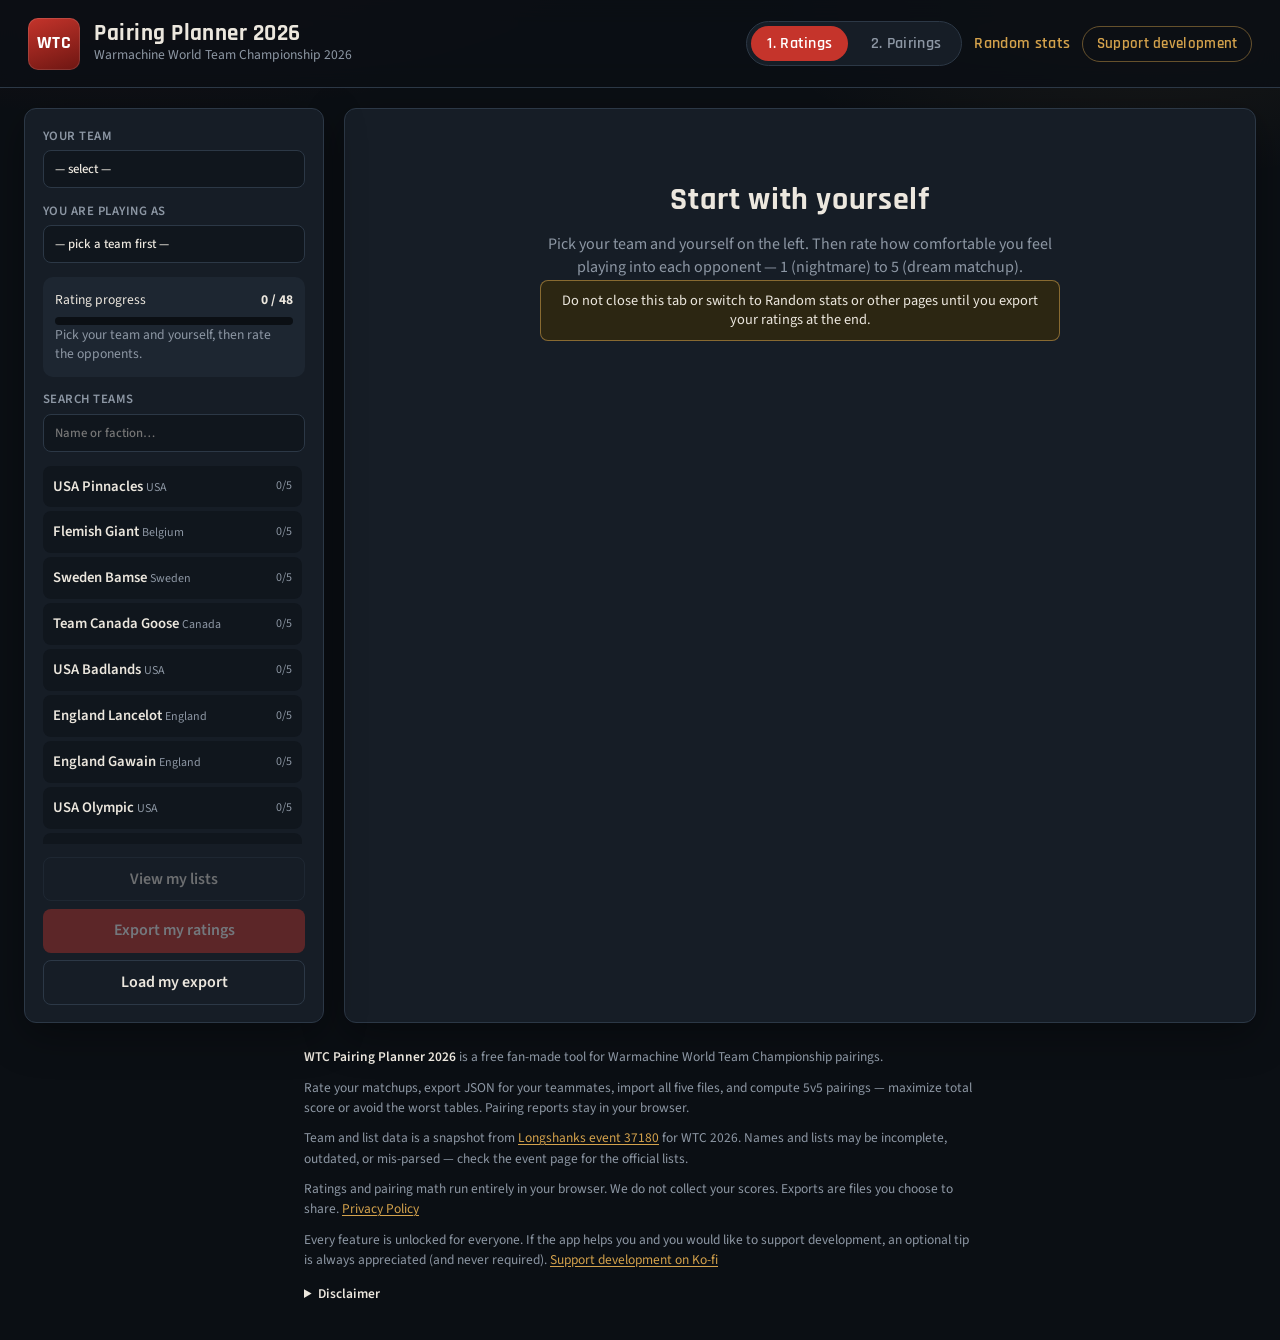
<file: index.html>
<!DOCTYPE html>
<html lang="en">
<head>
  <meta charset="UTF-8">
  <meta name="viewport" content="width=device-width, initial-scale=1.0">
  <title>WTC Pairings 2026</title>
  <link rel="preconnect" href="https://fonts.googleapis.com">
  <link rel="preconnect" href="https://fonts.gstatic.com" crossorigin>
  <link href="https://fonts.googleapis.com/css2?family=Rajdhani:wght@500;600;700&family=Source+Sans+3:wght@400;500;600;700&display=swap" rel="stylesheet">
  <link rel="stylesheet" href="static/style.css?v=29">
</head>
<body>
  <header class="topbar">
    <div class="brand">
      <span class="brand-mark">WTC</span>
      <div>
        <h1>Pairing Planner 2026</h1>
        <p>Warmachine World Team Championship 2026</p>
      </div>
    </div>
    <div class="topbar-end">
      <nav class="tabs" role="tablist">
        <button type="button" class="tab active" data-tab="rate" role="tab" aria-selected="true">1. Ratings</button>
        <button type="button" class="tab" data-tab="pair" role="tab" aria-selected="false">2. Pairings</button>
      </nav>
      <a class="nav-link" href="stats.html">Random stats</a>
      <a class="support-btn" href="https://ko-fi.com/kasi_r" target="_blank" rel="noopener noreferrer">Support development</a>
    </div>
  </header>

  <main>
    <section id="tab-rate" class="tab-panel">
      <aside class="sidebar">
        <label class="field">
          <span>Your team</span>
          <select id="my-team"></select>
        </label>
        <label class="field">
          <span>You are playing as</span>
          <select id="my-player"></select>
        </label>

        <div class="progress-card">
          <div class="progress-head">
            <span>Rating progress</span>
            <strong id="rate-progress-label">0 / 0</strong>
          </div>
          <div class="progress-bar" aria-hidden="true">
            <div id="rate-progress-fill"></div>
          </div>
          <p class="hint" id="rate-progress-hint">Pick your team and yourself, then rate the opponents.</p>
        </div>

        <label class="field">
          <span>Search teams</span>
          <input type="search" id="team-search" placeholder="Name or faction…">
        </label>
        <div id="team-list" class="team-list"></div>

        <div class="sidebar-actions">
          <button type="button" class="btn ghost" id="my-lists-btn" disabled>View my lists</button>
          <button type="button" class="btn primary" id="export-btn" disabled>Export my ratings</button>
          <label class="btn ghost file-btn">
            Load my export
            <input type="file" id="import-own" accept=".json,application/json" hidden>
          </label>
        </div>
      </aside>

      <div class="workspace">
        <div id="rate-empty" class="empty-state">
          <h2>Start with yourself</h2>
          <p>Pick your team and yourself on the left. Then rate how comfortable you feel playing into each opponent — 1 (nightmare) to 5 (dream matchup).</p>
          <p class="rate-warn">Do not close this tab or switch to Random stats or other pages until you export your ratings at the end.</p>
        </div>

        <div id="rate-board" hidden>
          <div class="board-head">
            <div>
              <p class="eyebrow" id="opp-region"></p>
              <h2 id="opp-team-name"></h2>
              <p class="hint">Pick your list per opponent, then rate 1–5. Keyboard: <kbd>1</kbd>–<kbd>5</kbd> · arrows between players · <kbd>L</kbd> lists · <kbd>N</kbd>/<kbd>P</kbd> team</p>
              <p class="rate-warn">Do not close this tab or switch to Random stats or other pages until you export your ratings at the end.</p>
            </div>
            <div class="board-nav">
              <button type="button" class="btn ghost" id="prev-team">← Previous</button>
              <span id="opp-index" class="pill"></span>
              <button type="button" class="btn ghost" id="next-team">Next →</button>
            </div>
          </div>
          <div id="player-rows" class="player-rows"></div>
        </div>
      </div>
    </section>

    <section id="tab-pair" class="tab-panel" hidden>
      <div class="pair-setup">
        <div class="example-banner">
          <p><span class="eyebrow">Example</span> Sample ratings for Austria Goschnbrecha. After Generate, switch Maximize vs Avoid the worst to see different pairings.</p>
          <button type="button" class="btn ghost compact" id="load-example">Load example</button>
        </div>
        <div>
          <h2>Import team ratings</h2>
          <p class="hint">Drop the exports from all 5 players on the same team. We’ll compute the best pairings against every other team and summarize table load, coverage, and army profiles.</p>
        </div>
        <div class="drop-zone" id="pair-drop">
          <input type="file" id="pair-files" accept=".json,application/json" multiple hidden>
          <p>Drop 5 JSON files here, or <button type="button" class="link-btn" id="pair-browse">browse files</button></p>
        </div>
        <div class="import-row">
          <div id="pair-imports" class="import-chips"></div>
          <button type="button" class="btn ghost" id="clear-imports" disabled>Clear files</button>
        </div>
        <div class="pair-controls">
          <fieldset class="mode-field">
            <legend>Pairing mode</legend>
            <label><input type="radio" name="pair-mode" value="sum" checked> Maximize total score</label>
            <label><input type="radio" name="pair-mode" value="min"> Avoid the worst matchups</label>
            <label><input type="radio" name="pair-mode" value="manual"> Manual pairings</label>
          </fieldset>
          <button type="button" class="btn primary" id="generate-btn" disabled>Generate pairings</button>
          <button type="button" class="btn ghost" id="export-pairings" hidden>Export results CSV</button>
          <button type="button" class="btn ghost" id="export-stats" hidden>Export stats CSV</button>
        </div>
      </div>
      <div id="pair-results" class="pair-results" hidden></div>
    </section>
  </main>

  <footer class="about-footer">
    <p><strong>WTC Pairing Planner 2026</strong> is a free fan-made tool for Warmachine World Team Championship pairings.</p>
    <p>Rate your matchups, export JSON for your teammates, import all five files, and compute 5v5 pairings — maximize total score or avoid the worst tables. Pairing reports stay in your browser.</p>
    <p>Team and list data is a snapshot from <a href="https://warmachine.longshanks.org/event/37180/" target="_blank" rel="noopener noreferrer">Longshanks event 37180</a> for WTC 2026. Names and lists may be incomplete, outdated, or mis-parsed — check the event page for the official lists.</p>
    <p>Ratings and pairing math run entirely in your browser. We do not collect your scores. Exports are files you choose to share. <a href="privacy.html">Privacy Policy</a></p>
    <p>Every feature is unlocked for everyone. If the app helps you and you would like to support development, an optional tip is always appreciated (and never required). <a href="https://ko-fi.com/kasi_r" target="_blank" rel="noopener noreferrer">Support development on Ko-fi</a></p>
    <details>
      <summary>Disclaimer</summary>
      <p>Warmachine is a trademark of Steamforged Games Ltd., originally created by Privateer Press. World Team Championship (WTC) is an independently organized event. This unofficial fan-made tool is not affiliated with, endorsed by, sponsored by, or connected to Steamforged Games, Privateer Press, Longshanks, or the WTC organizers in any way. All trademarks and copyrights related to Warmachine are the property of their respective owners.</p>
    </details>
  </footer>

  <div class="modal" id="lists-modal" hidden>
    <div class="modal-backdrop" id="lists-backdrop"></div>
    <div class="modal-content lists-modal" role="dialog" aria-modal="true" aria-labelledby="lists-title">
      <button type="button" class="modal-close" id="lists-close" aria-label="Close">×</button>
      <p class="eyebrow" id="lists-meta"></p>
      <h2 id="lists-title"></h2>
      <div id="lists-body" class="lists-grid"></div>
    </div>
  </div>

  <script src="static/app.js?v=23"></script>
</body>
</html>
</file>
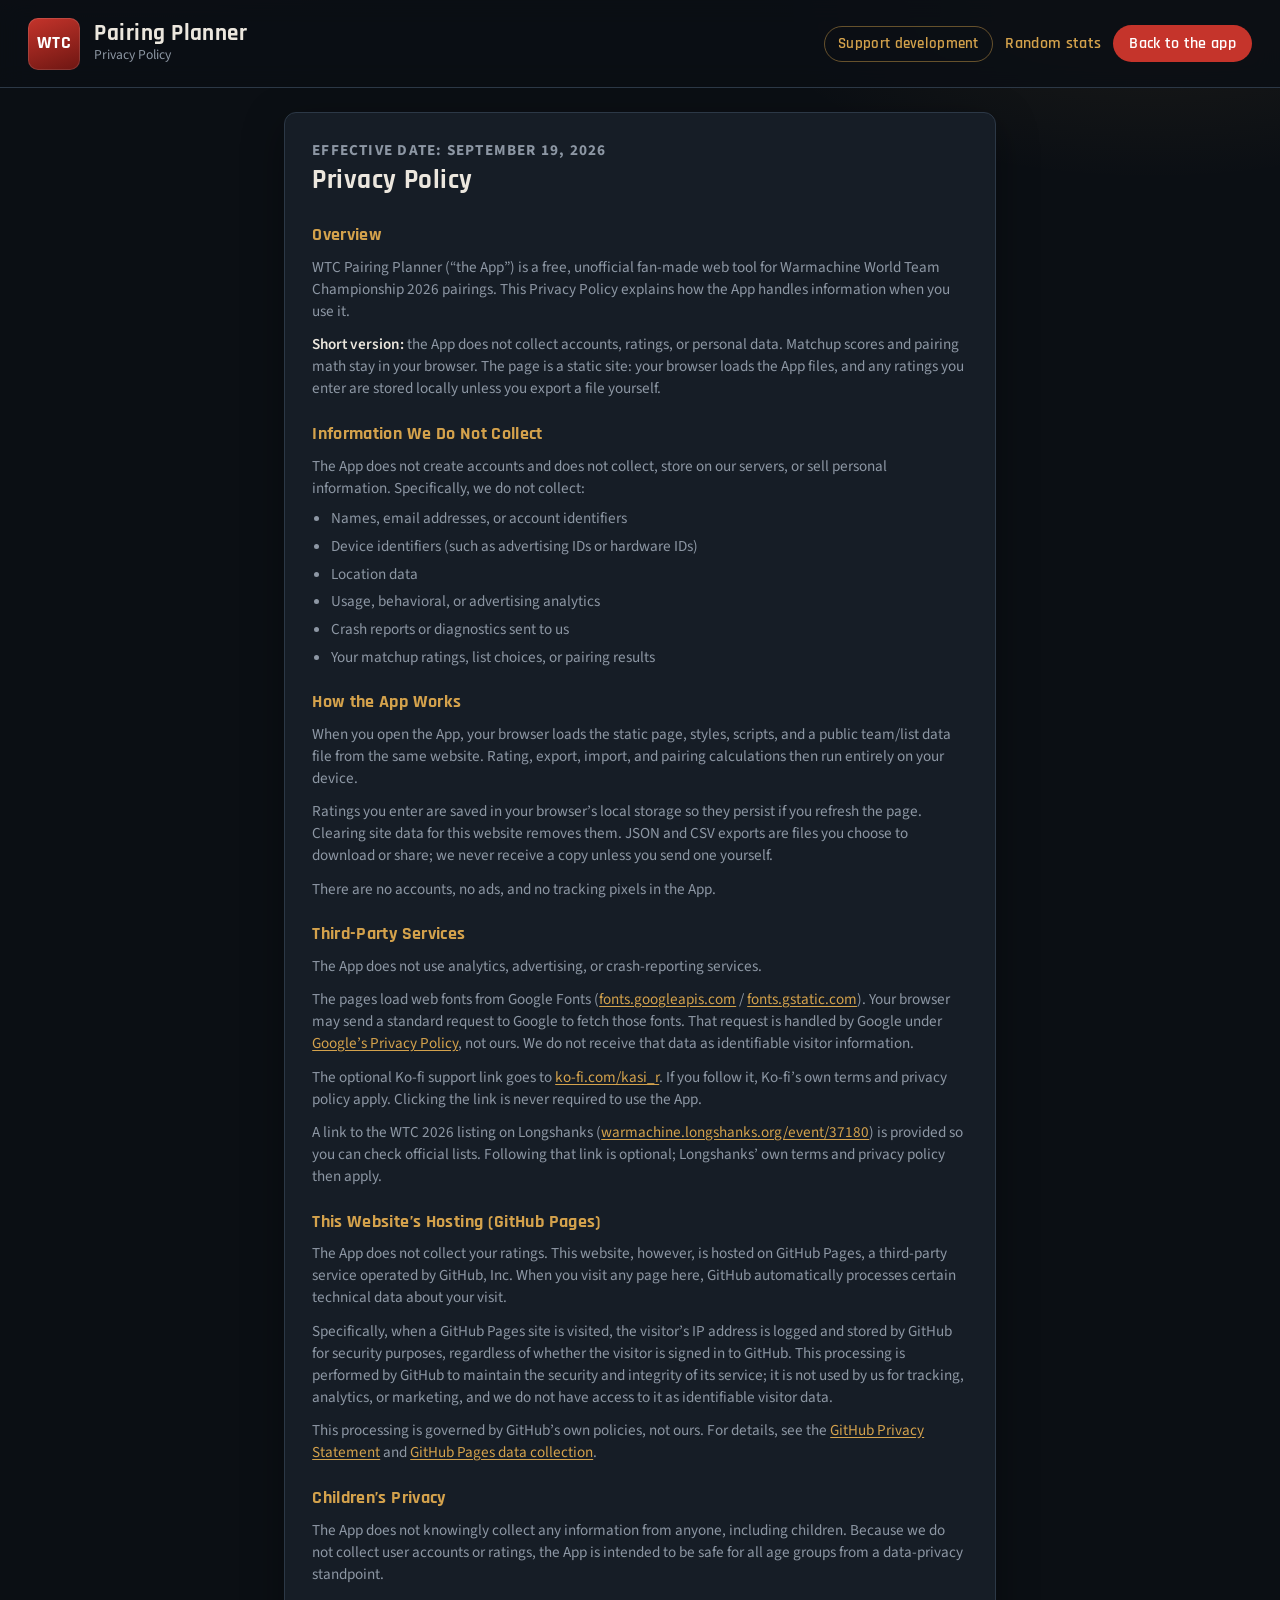
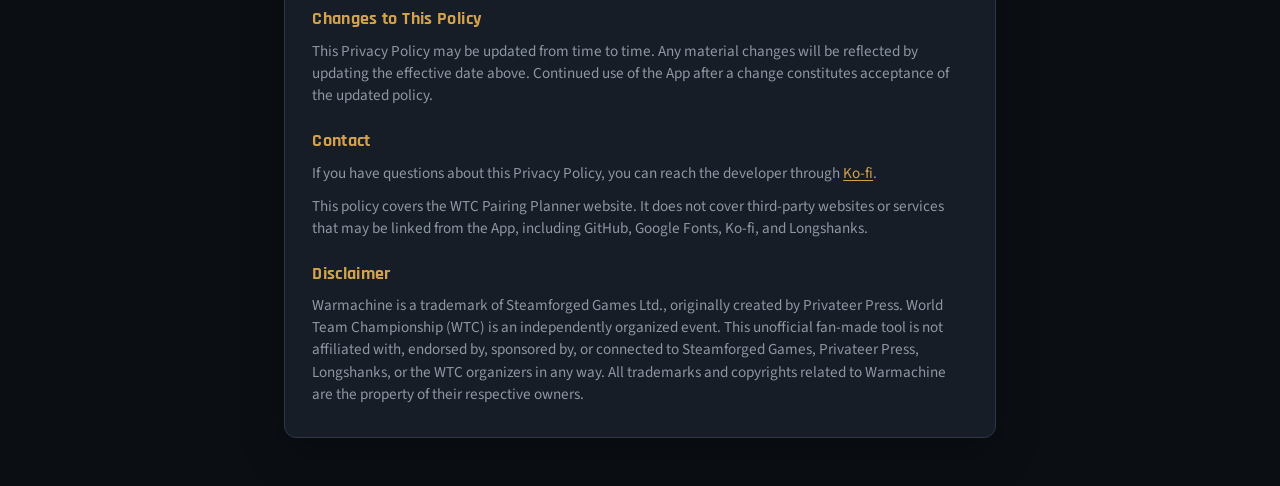
<file: privacy.html>
<!DOCTYPE html>
<html lang="en">
<head>
  <meta charset="UTF-8">
  <meta name="viewport" content="width=device-width, initial-scale=1.0">
  <title>Privacy Policy — WTC Pairing Planner</title>
  <link rel="preconnect" href="https://fonts.googleapis.com">
  <link rel="preconnect" href="https://fonts.gstatic.com" crossorigin>
  <link href="https://fonts.googleapis.com/css2?family=Rajdhani:wght@500;600;700&family=Source+Sans+3:wght@400;500;600;700&display=swap" rel="stylesheet">
  <link rel="stylesheet" href="static/style.css?v=21">
</head>
<body class="legal-page">
  <header class="topbar">
    <a class="brand" href="index.html">
      <span class="brand-mark">WTC</span>
      <div>
        <h1>Pairing Planner</h1>
        <p>Privacy Policy</p>
      </div>
    </a>
    <div class="topbar-end">
      <a class="support-btn" href="https://ko-fi.com/kasi_r" target="_blank" rel="noopener noreferrer">Support development</a>
      <a class="nav-link" href="stats.html">Random stats</a>
      <a class="tab" href="index.html">Back to the app</a>
    </div>
  </header>

  <main class="legal-main">
    <article class="legal-article">
      <p class="eyebrow">Effective date: September 19, 2026</p>
      <h2>Privacy Policy</h2>

      <h3>Overview</h3>
      <p>WTC Pairing Planner (“the App”) is a free, unofficial fan-made web tool for Warmachine World Team Championship 2026 pairings. This Privacy Policy explains how the App handles information when you use it.</p>
      <p><strong>Short version:</strong> the App does not collect accounts, ratings, or personal data. Matchup scores and pairing math stay in your browser. The page is a static site: your browser loads the App files, and any ratings you enter are stored locally unless you export a file yourself.</p>

      <h3>Information We Do Not Collect</h3>
      <p>The App does not create accounts and does not collect, store on our servers, or sell personal information. Specifically, we do not collect:</p>
      <ul>
        <li>Names, email addresses, or account identifiers</li>
        <li>Device identifiers (such as advertising IDs or hardware IDs)</li>
        <li>Location data</li>
        <li>Usage, behavioral, or advertising analytics</li>
        <li>Crash reports or diagnostics sent to us</li>
        <li>Your matchup ratings, list choices, or pairing results</li>
      </ul>

      <h3>How the App Works</h3>
      <p>When you open the App, your browser loads the static page, styles, scripts, and a public team/list data file from the same website. Rating, export, import, and pairing calculations then run entirely on your device.</p>
      <p>Ratings you enter are saved in your browser’s local storage so they persist if you refresh the page. Clearing site data for this website removes them. JSON and CSV exports are files you choose to download or share; we never receive a copy unless you send one yourself.</p>
      <p>There are no accounts, no ads, and no tracking pixels in the App.</p>

      <h3>Third-Party Services</h3>
      <p>The App does not use analytics, advertising, or crash-reporting services.</p>
      <p>The pages load web fonts from Google Fonts (<a href="https://fonts.googleapis.com" rel="noopener noreferrer">fonts.googleapis.com</a> / <a href="https://fonts.gstatic.com" rel="noopener noreferrer">fonts.gstatic.com</a>). Your browser may send a standard request to Google to fetch those fonts. That request is handled by Google under <a href="https://policies.google.com/privacy" target="_blank" rel="noopener noreferrer">Google’s Privacy Policy</a>, not ours. We do not receive that data as identifiable visitor information.</p>
      <p>The optional Ko-fi support link goes to <a href="https://ko-fi.com/kasi_r" target="_blank" rel="noopener noreferrer">ko-fi.com/kasi_r</a>. If you follow it, Ko-fi’s own terms and privacy policy apply. Clicking the link is never required to use the App.</p>
      <p>A link to the WTC 2026 listing on Longshanks (<a href="https://warmachine.longshanks.org/event/37180/" target="_blank" rel="noopener noreferrer">warmachine.longshanks.org/event/37180</a>) is provided so you can check official lists. Following that link is optional; Longshanks’ own terms and privacy policy then apply.</p>

      <h3>This Website’s Hosting (GitHub Pages)</h3>
      <p>The App does not collect your ratings. This website, however, is hosted on GitHub Pages, a third-party service operated by GitHub, Inc. When you visit any page here, GitHub automatically processes certain technical data about your visit.</p>
      <p>Specifically, when a GitHub Pages site is visited, the visitor’s IP address is logged and stored by GitHub for security purposes, regardless of whether the visitor is signed in to GitHub. This processing is performed by GitHub to maintain the security and integrity of its service; it is not used by us for tracking, analytics, or marketing, and we do not have access to it as identifiable visitor data.</p>
      <p>This processing is governed by GitHub’s own policies, not ours. For details, see the <a href="https://docs.github.com/en/site-policy/privacy-policies/github-general-privacy-statement" target="_blank" rel="noopener noreferrer">GitHub Privacy Statement</a> and <a href="https://docs.github.com/en/pages/getting-started-with-github-pages/about-github-pages#data-collection" target="_blank" rel="noopener noreferrer">GitHub Pages data collection</a>.</p>

      <h3>Children’s Privacy</h3>
      <p>The App does not knowingly collect any information from anyone, including children. Because we do not collect user accounts or ratings, the App is intended to be safe for all age groups from a data-privacy standpoint.</p>

      <h3>Changes to This Policy</h3>
      <p>This Privacy Policy may be updated from time to time. Any material changes will be reflected by updating the effective date above. Continued use of the App after a change constitutes acceptance of the updated policy.</p>

      <h3>Contact</h3>
      <p>If you have questions about this Privacy Policy, you can reach the developer through <a href="https://ko-fi.com/kasi_r" target="_blank" rel="noopener noreferrer">Ko-fi</a>.</p>
      <p>This policy covers the WTC Pairing Planner website. It does not cover third-party websites or services that may be linked from the App, including GitHub, Google Fonts, Ko-fi, and Longshanks.</p>

      <h3>Disclaimer</h3>
      <p>Warmachine is a trademark of Steamforged Games Ltd., originally created by Privateer Press. World Team Championship (WTC) is an independently organized event. This unofficial fan-made tool is not affiliated with, endorsed by, sponsored by, or connected to Steamforged Games, Privateer Press, Longshanks, or the WTC organizers in any way. All trademarks and copyrights related to Warmachine are the property of their respective owners.</p>
    </article>
  </main>
</body>
</html>
</file>
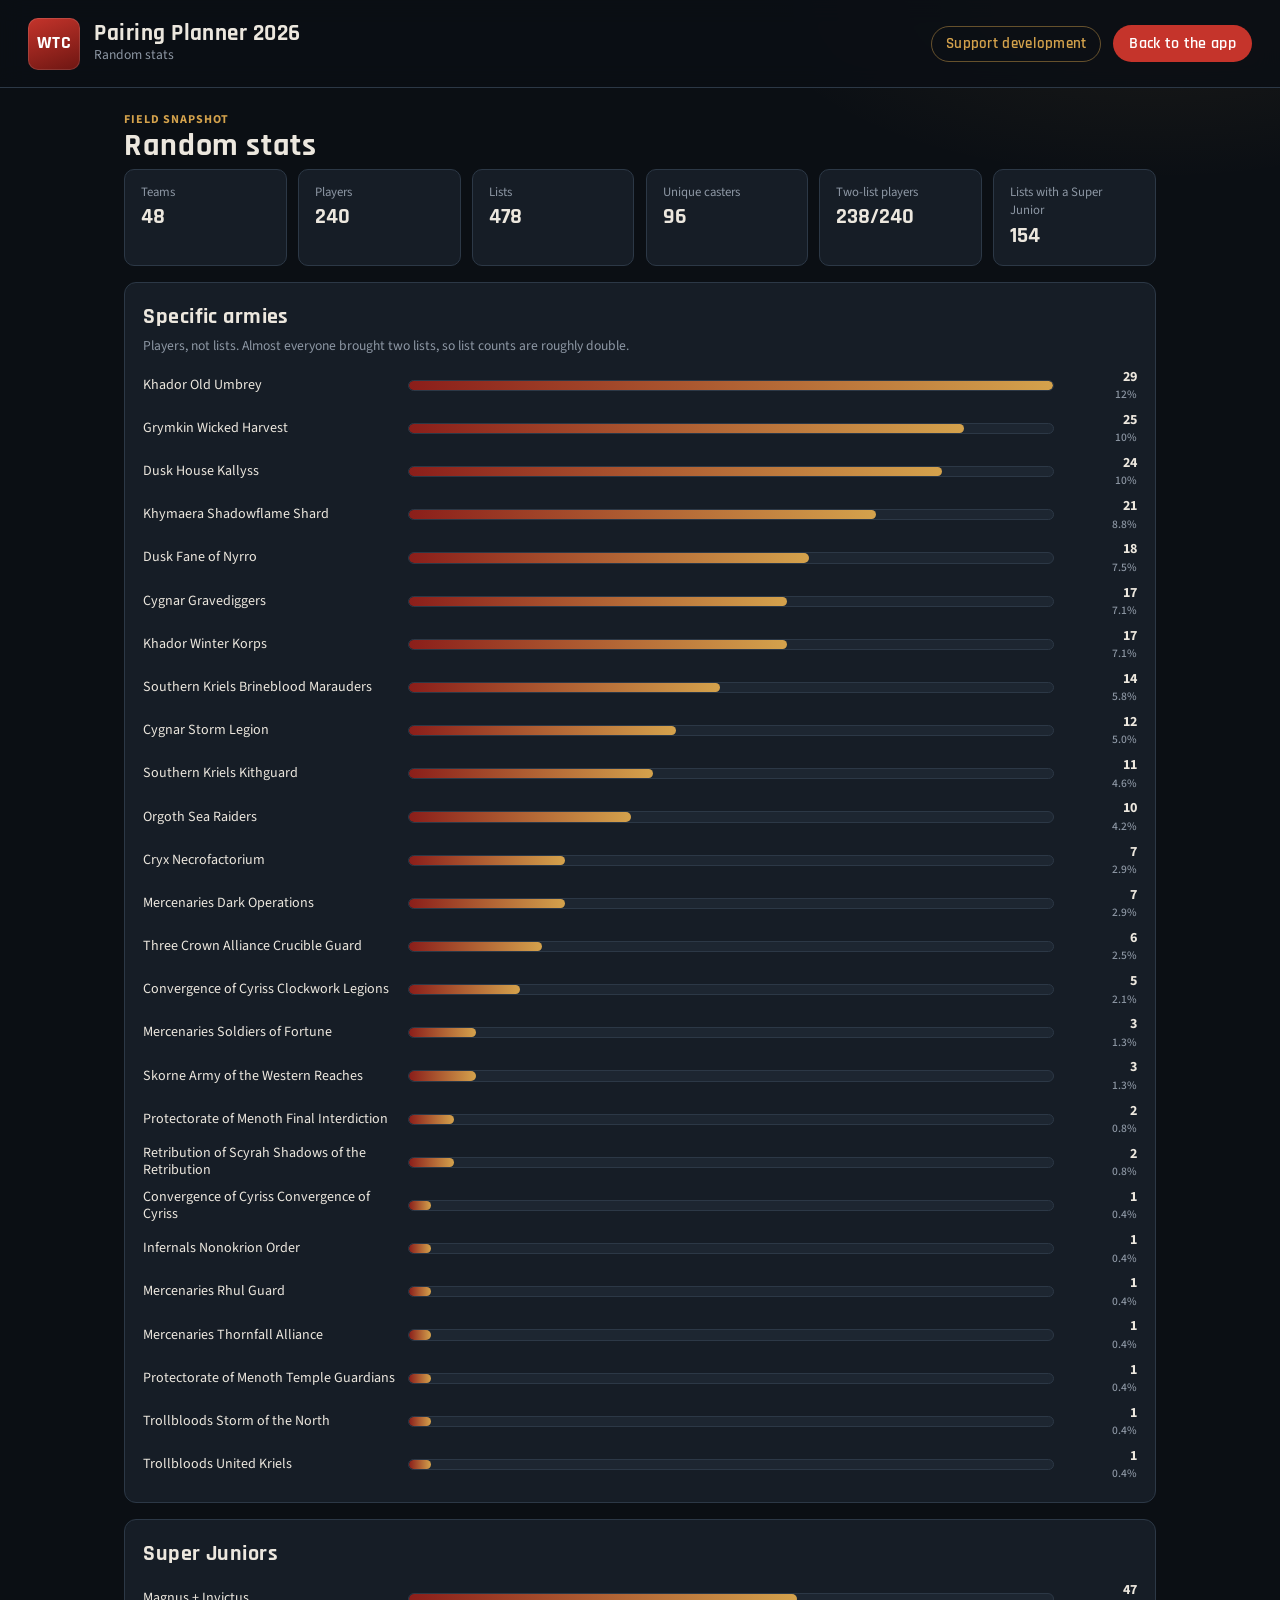
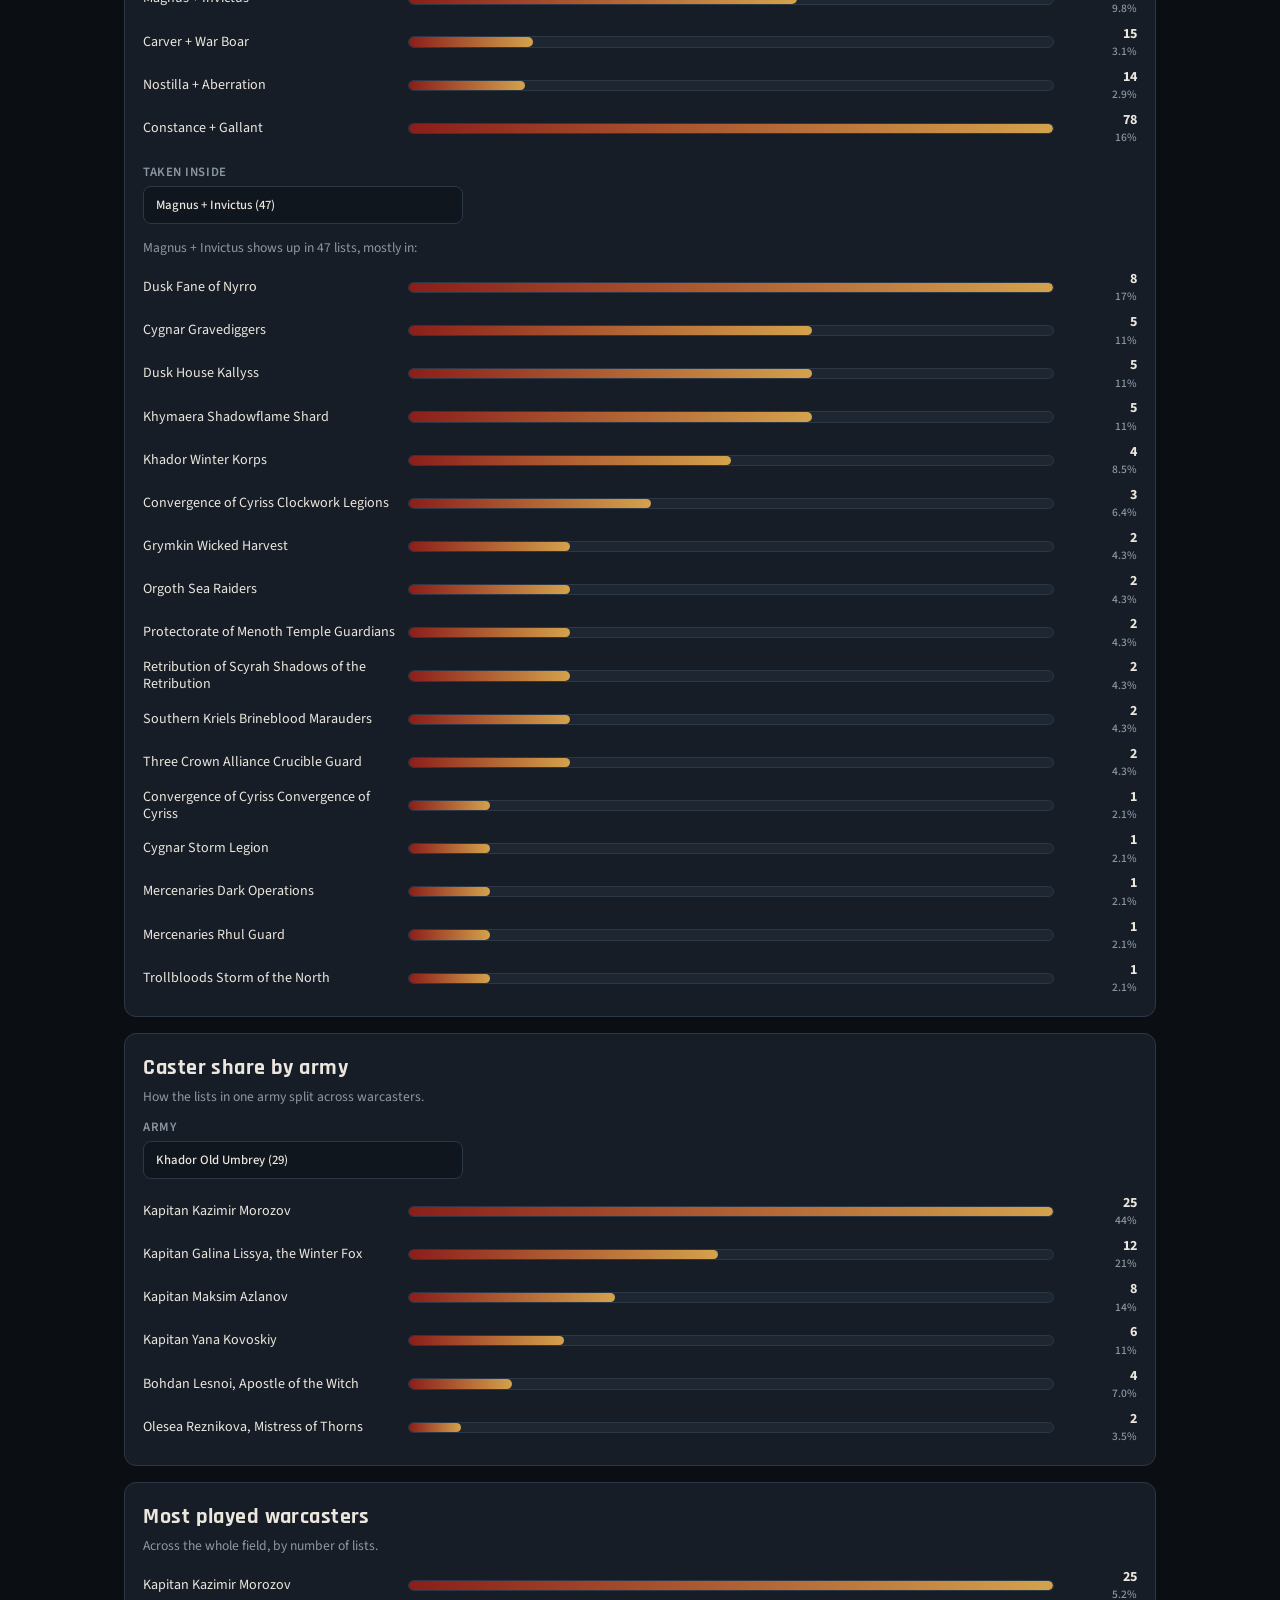
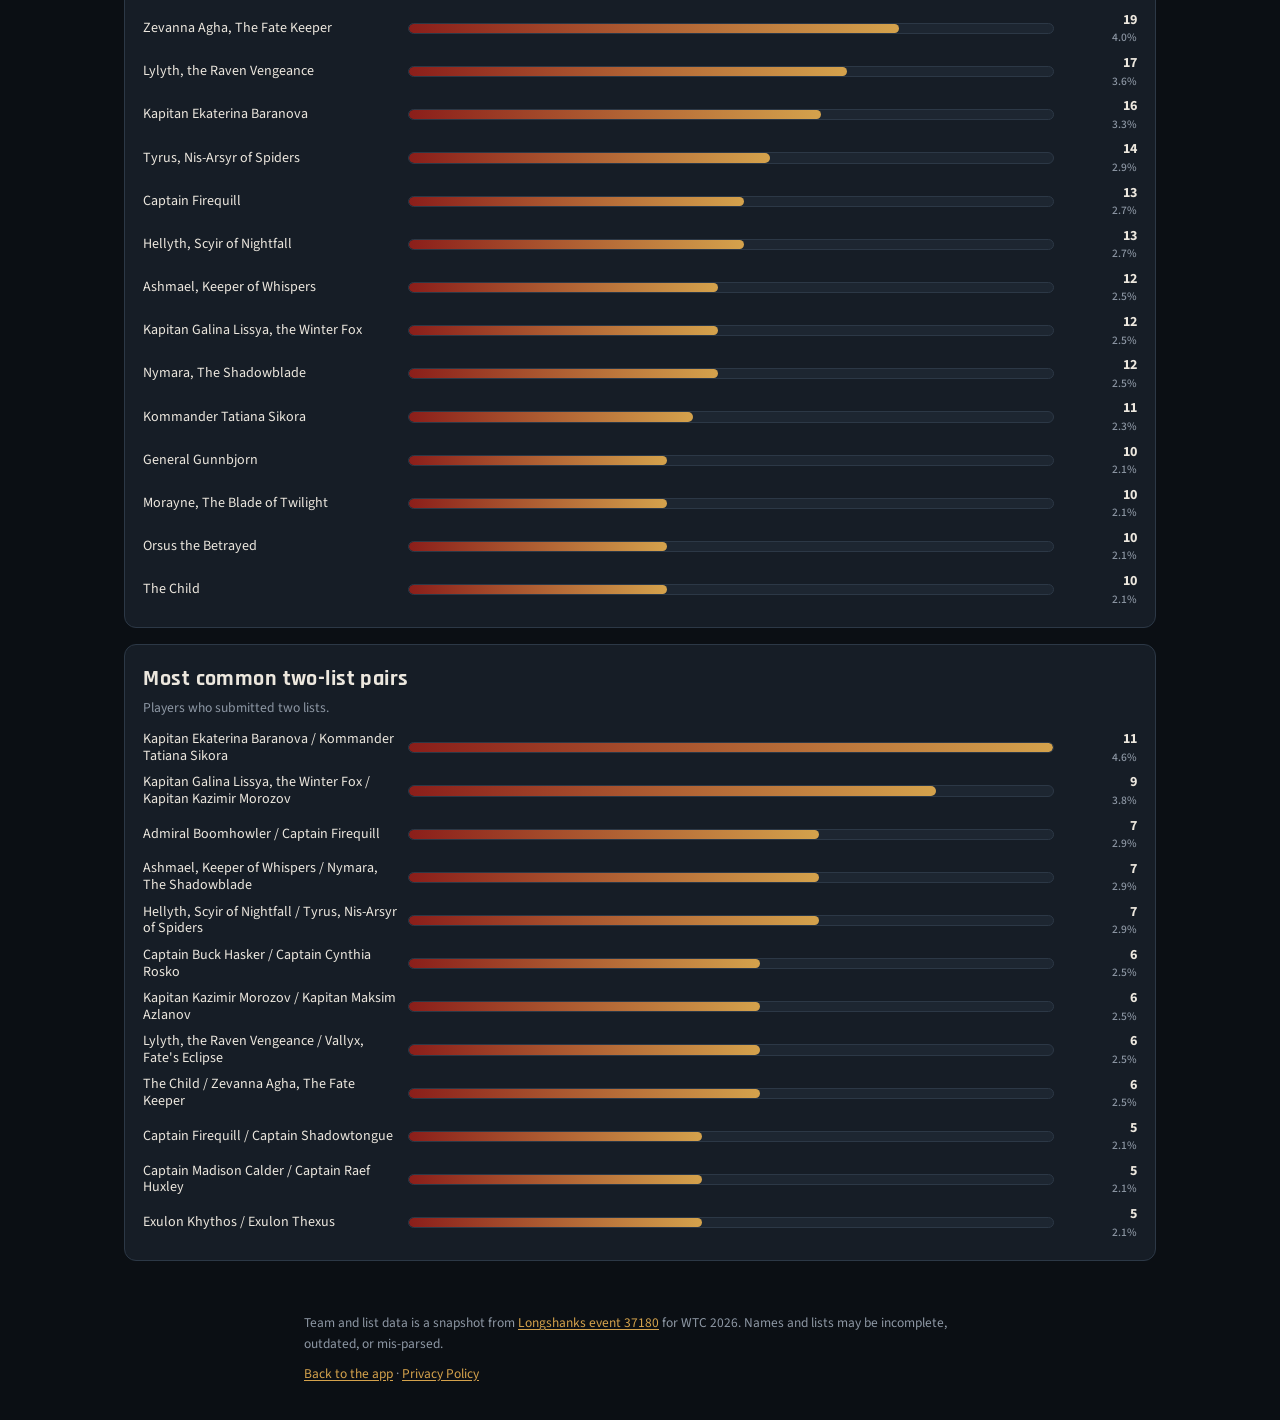
<file: stats.html>
<!DOCTYPE html>
<html lang="en">
<head>
  <meta charset="UTF-8">
  <meta name="viewport" content="width=device-width, initial-scale=1.0">
  <title>Random stats — WTC Pairings 2026</title>
  <link rel="preconnect" href="https://fonts.googleapis.com">
  <link rel="preconnect" href="https://fonts.gstatic.com" crossorigin>
  <link href="https://fonts.googleapis.com/css2?family=Rajdhani:wght@500;600;700&family=Source+Sans+3:wght@400;500;600;700&display=swap" rel="stylesheet">
  <link rel="stylesheet" href="static/style.css?v=21">
</head>
<body class="stats-page">
  <header class="topbar">
    <a class="brand" href="index.html">
      <span class="brand-mark">WTC</span>
      <div>
        <h1>Pairing Planner 2026</h1>
        <p>Random stats</p>
      </div>
    </a>
    <div class="topbar-end">
      <a class="support-btn" href="https://ko-fi.com/kasi_r" target="_blank" rel="noopener noreferrer">Support development</a>
      <a class="tab" href="index.html">Back to the app</a>
    </div>
  </header>

  <main class="stats-main">
    <header class="stats-hero">
      <p class="eyebrow">Field snapshot</p>
      <h2>Random stats</h2>
      <div id="stats-kpis" class="pair-summary"></div>
    </header>

    <section class="stats-card">
      <h3>Specific armies</h3>
      <p class="hint">Players, not lists. Almost everyone brought two lists, so list counts are roughly double.</p>
      <div id="chart-armies"></div>
    </section>

    <section class="stats-card">
      <h3>Super Juniors</h3>
      <div id="chart-juniors"></div>
      <div class="stats-split">
        <label class="field">
          <span>Taken inside</span>
          <select id="junior-pack"></select>
        </label>
        <div id="chart-junior-hosts"></div>
      </div>
    </section>

    <section class="stats-card">
      <h3>Caster share by army</h3>
      <p class="hint">How the lists in one army split across warcasters.</p>
      <label class="field">
        <span>Army</span>
        <select id="caster-army"></select>
      </label>
      <div id="chart-casters"></div>
    </section>

    <section class="stats-card">
      <h3>Most played warcasters</h3>
      <p class="hint">Across the whole field, by number of lists.</p>
      <div id="chart-top-casters"></div>
    </section>

    <section class="stats-card">
      <h3>Most common two-list pairs</h3>
      <p class="hint">Players who submitted two lists.</p>
      <div id="chart-pairs"></div>
    </section>
  </main>

  <footer class="about-footer">
    <p>Team and list data is a snapshot from <a href="https://warmachine.longshanks.org/event/37180/" target="_blank" rel="noopener noreferrer">Longshanks event 37180</a> for WTC 2026. Names and lists may be incomplete, outdated, or mis-parsed.</p>
    <p><a href="index.html">Back to the app</a> · <a href="privacy.html">Privacy Policy</a></p>
  </footer>

  <script src="static/stats.js?v=2"></script>
</body>
</html>
</file>
<file: static/style.css>
:root {
  --bg: #0b0f14;
  --bg-2: #10161d;
  --surface: #161d26;
  --surface-2: #1d2631;
  --line: #2c3846;
  --text: #ece7de;
  --muted: #8d97a4;
  --crimson: #c5342b;
  --brass: #d4a24c;
  --good: #3ea36d;
  --mid: #c9a227;
  --focus: #4ea3d9;
  --radius: 12px;
  --shadow: 0 12px 40px rgba(0, 0, 0, 0.35);
}

* { box-sizing: border-box; margin: 0; padding: 0; }

html, body { min-height: 100%; }

body {
  font-family: "Source Sans 3", "Segoe UI", system-ui, sans-serif;
  background:
    radial-gradient(1200px 500px at 10% -10%, rgba(197, 52, 43, 0.16), transparent 50%),
    radial-gradient(900px 400px at 90% 0%, rgba(212, 162, 76, 0.08), transparent 45%),
    var(--bg);
  color: var(--text);
  line-height: 1.45;
}

h1, h2, h3, .brand-mark, .tab, .pill, .score-num {
  font-family: Rajdhani, "Segoe UI", sans-serif;
  letter-spacing: 0.02em;
}

.topbar {
  display: flex;
  justify-content: space-between;
  align-items: center;
  gap: 1.5rem;
  padding: 1.1rem 1.75rem;
  border-bottom: 1px solid var(--line);
  background: rgba(11, 15, 20, 0.85);
  backdrop-filter: blur(12px);
  position: sticky;
  top: 0;
  z-index: 20;
}

.brand { display: flex; align-items: center; gap: 0.9rem; }

.brand-mark {
  display: grid;
  place-items: center;
  width: 52px;
  height: 52px;
  border-radius: 10px;
  background: linear-gradient(160deg, var(--crimson), #6d1612);
  color: #fff;
  font-weight: 700;
  font-size: 1.15rem;
  box-shadow: inset 0 0 0 1px rgba(255, 255, 255, 0.12);
}

.brand h1 { font-size: 1.45rem; line-height: 1; }
.brand p { color: var(--muted); font-size: 0.85rem; }

.topbar-end {
  display: flex;
  align-items: center;
  gap: 0.75rem;
  flex-wrap: wrap;
  justify-content: flex-end;
}

.tabs {
  display: flex;
  gap: 0.4rem;
  padding: 0.25rem;
  background: var(--surface);
  border-radius: 999px;
  border: 1px solid var(--line);
}

.support-btn {
  display: inline-flex;
  align-items: center;
  padding: 0.4rem 0.85rem;
  border: 1px solid rgba(212, 162, 76, 0.45);
  border-radius: 999px;
  color: var(--brass);
  text-decoration: none;
  font-family: Rajdhani, "Segoe UI", sans-serif;
  font-size: 0.92rem;
  font-weight: 600;
  letter-spacing: 0.02em;
  background: transparent;
}

.support-btn:hover {
  border-color: var(--brass);
  background: rgba(212, 162, 76, 0.1);
  color: #e8c06a;
}

.tab {
  border: 0;
  background: transparent;
  color: var(--muted);
  padding: 0.45rem 1rem;
  border-radius: 999px;
  font-size: 1rem;
  font-weight: 600;
  cursor: pointer;
}

.tab.active {
  background: var(--crimson);
  color: #fff;
}

main { padding: 1.25rem 1.5rem 1.25rem; max-width: 1400px; margin: 0 auto; }

.about-footer {
  max-width: 720px;
  margin: 0 auto;
  padding: 0.25rem 1.5rem 2.25rem;
  color: var(--muted);
  font-size: 0.84rem;
  line-height: 1.5;
}

.about-footer p + p { margin-top: 0.65rem; }

.about-footer strong { color: var(--text); font-weight: 600; }

.about-footer a {
  color: var(--brass);
  text-decoration: underline;
  text-underline-offset: 2px;
}

.about-footer a:hover { color: #e8c06a; }

.about-footer details { margin-top: 0.85rem; }

.about-footer summary {
  cursor: pointer;
  color: var(--text);
  font-weight: 600;
}

.about-footer details p { margin-top: 0.55rem; }

.brand[href] { text-decoration: none; color: inherit; }

.legal-page .topbar { position: sticky; }

.legal-main {
  max-width: 760px;
  margin: 0 auto;
  padding: 1.5rem 1.5rem 3rem;
}

.legal-article {
  background: var(--surface);
  border: 1px solid var(--line);
  border-radius: var(--radius);
  box-shadow: var(--shadow);
  padding: 1.6rem 1.7rem 2rem;
}

.legal-article h2 {
  font-size: 1.7rem;
  margin-bottom: 1rem;
}

.legal-article h3 {
  font-size: 1.15rem;
  margin: 1.35rem 0 0.45rem;
  color: var(--brass);
}

.legal-article p, .legal-article li {
  color: var(--muted);
  font-size: 0.95rem;
}

.legal-article p + p { margin-top: 0.7rem; }

.legal-article ul {
  margin: 0.55rem 0 0 1.2rem;
  display: grid;
  gap: 0.35rem;
}

.legal-article a {
  color: var(--brass);
  text-underline-offset: 2px;
}

.legal-article a:hover { color: #e8c06a; }

.legal-article strong { color: var(--text); font-weight: 600; }

.legal-page .tab,
.stats-page .tab {
  display: inline-block;
  text-decoration: none;
  background: var(--crimson);
  color: #fff;
}

.tab-panel[hidden] { display: none !important; }

#tab-rate {
  display: grid;
  grid-template-columns: 300px minmax(0, 1fr);
  gap: 1.25rem;
}

.sidebar, .workspace, .pair-setup, .pair-card, .empty-state {
  background: var(--surface);
  border: 1px solid var(--line);
  border-radius: var(--radius);
  box-shadow: var(--shadow);
}

.sidebar {
  padding: 1.1rem;
  display: flex;
  flex-direction: column;
  gap: 0.85rem;
  height: fit-content;
  position: sticky;
  top: 92px;
}

.field {
  display: flex;
  flex-direction: column;
  gap: 0.3rem;
  font-size: 0.8rem;
  color: var(--muted);
  font-weight: 600;
  text-transform: uppercase;
  letter-spacing: 0.04em;
}

select, input[type="search"] {
  appearance: none;
  width: 100%;
  border: 1px solid var(--line);
  background: var(--bg-2);
  color: var(--text);
  border-radius: 8px;
  padding: 0.55rem 0.7rem;
  font: inherit;
  text-transform: none;
  letter-spacing: 0;
  font-weight: 500;
}

select:focus, input:focus, .score-btn:focus-visible, .btn:focus-visible, .team-item:focus-visible {
  outline: 2px solid var(--focus);
  outline-offset: 2px;
}

.progress-card { background: var(--surface-2); border-radius: 10px; padding: 0.8rem; }
.progress-head { display: flex; justify-content: space-between; font-size: 0.85rem; margin-bottom: 0.45rem; }
.progress-bar { height: 8px; background: var(--bg); border-radius: 99px; overflow: hidden; }
#rate-progress-fill {
  height: 100%;
  width: 0;
  background: linear-gradient(90deg, var(--crimson), var(--brass));
  transition: width 0.25s;
}

.hint { color: var(--muted); font-size: 0.85rem; font-weight: 400; text-transform: none; letter-spacing: 0; }
.hint kbd {
  display: inline-block;
  border: 1px solid var(--line);
  background: var(--bg);
  border-radius: 4px;
  padding: 0 0.3rem;
  font-size: 0.75rem;
}

.team-list {
  max-height: 42vh;
  overflow: auto;
  display: flex;
  flex-direction: column;
  gap: 0.3rem;
  padding-right: 0.2rem;
}

.team-item {
  display: flex;
  justify-content: space-between;
  align-items: center;
  gap: 0.5rem;
  width: 100%;
  text-align: left;
  border: 1px solid transparent;
  background: var(--bg-2);
  color: var(--text);
  border-radius: 8px;
  padding: 0.5rem 0.6rem;
  cursor: pointer;
  font: inherit;
}

.team-item:hover { border-color: var(--line); }
.team-item.active { border-color: var(--crimson); background: #2a1615; }
.team-item .name { font-weight: 600; font-size: 0.92rem; }
.team-item .meta { color: var(--muted); font-size: 0.75rem; }
.team-item.done { box-shadow: inset 3px 0 0 var(--good); }
.team-item.partial { box-shadow: inset 3px 0 0 var(--mid); }

.sidebar-actions { display: flex; flex-direction: column; gap: 0.45rem; }

.btn {
  border: 1px solid transparent;
  border-radius: 8px;
  padding: 0.6rem 0.9rem;
  font: inherit;
  font-weight: 600;
  cursor: pointer;
  text-align: center;
}

.btn:disabled { opacity: 0.4; cursor: not-allowed; }
.btn.primary { background: var(--crimson); color: #fff; }
.btn.primary:hover:not(:disabled) { background: #d44339; }
.btn.ghost { background: transparent; border-color: var(--line); color: var(--text); }
.btn.ghost:hover:not(:disabled) { background: var(--surface-2); }
.file-btn { display: block; cursor: pointer; }

.link-btn {
  background: none;
  border: 0;
  color: var(--brass);
  font: inherit;
  cursor: pointer;
  text-decoration: underline;
}

.workspace { min-height: 70vh; padding: 1.25rem; }

.empty-state {
  padding: 3rem 2rem;
  text-align: center;
  border: 0;
  box-shadow: none;
  background: transparent;
}
.empty-state h2 { font-size: 2rem; margin-bottom: 0.6rem; }
.empty-state p { color: var(--muted); max-width: 520px; margin: 0 auto; }
.rate-warn {
  margin-top: 0.9rem;
  padding: 0.65rem 0.8rem;
  border: 1px solid rgba(212, 162, 76, 0.55);
  background: #2c2612;
  color: var(--text);
  border-radius: 8px;
  font-size: 0.9rem;
  line-height: 1.35;
  max-width: 34rem;
}
.empty-state .rate-warn {
  margin-left: auto;
  margin-right: auto;
  color: var(--text);
}
.board-head .rate-warn { margin-top: 0.7rem; }

.board-head {
  display: flex;
  justify-content: space-between;
  gap: 1rem;
  align-items: flex-start;
  margin-bottom: 1.1rem;
  flex-wrap: wrap;
}

.eyebrow {
  color: var(--brass);
  text-transform: uppercase;
  font-size: 0.75rem;
  font-weight: 700;
  letter-spacing: 0.08em;
}
.board-head h2 { font-size: 2rem; line-height: 1; }
.board-nav { display: flex; align-items: center; gap: 0.5rem; }

.pill {
  min-width: 4.5rem;
  text-align: center;
  padding: 0.35rem 0.6rem;
  border-radius: 99px;
  background: var(--surface-2);
  border: 1px solid var(--line);
  font-weight: 700;
}

.player-rows { display: flex; flex-direction: column; gap: 0.7rem; }

.player-row {
  display: grid;
  grid-template-columns: minmax(180px, 1.2fr) auto;
  gap: 0.8rem;
  align-items: start;
  padding: 0.85rem 1rem;
  background: var(--bg-2);
  border: 1px solid var(--line);
  border-radius: 10px;
}

.player-row.focused { border-color: var(--focus); box-shadow: 0 0 0 1px var(--focus); }
.player-name { font-weight: 700; font-size: 1.05rem; }
.faction-row { display: flex; gap: 0.4rem; flex-wrap: wrap; margin-top: 0.2rem; }
.list-summary { color: var(--muted); font-size: 0.82rem; margin-top: 0.35rem; }
.list-actions { margin-top: 0.5rem; }

.rate-side { display: flex; flex-direction: column; align-items: flex-end; gap: 0.45rem; }
.matchup-list { width: min(100%, 280px); }
.matchup-list span { color: var(--brass); }

.chip {
  display: inline-flex;
  align-items: center;
  border-radius: 99px;
  padding: 0.1rem 0.5rem;
  font-size: 0.75rem;
  font-weight: 600;
  background: var(--surface-2);
  color: var(--muted);
}
.chip.army { color: #f1d8a8; background: #2b2416; }

.scores { display: flex; flex-wrap: wrap; gap: 0.3rem; }

.score-btn {
  width: 36px;
  height: 36px;
  border-radius: 8px;
  border: 1px solid var(--line);
  background: var(--surface);
  color: var(--muted);
  font-weight: 700;
  cursor: pointer;
}

.score-btn:hover { border-color: var(--brass); color: var(--text); }
.score-btn.selected { color: #0b0f14; border-color: transparent; }
.score-btn.s1 { background: #8b1e1a; }
.score-btn.s2 { background: #d3541f; }
.score-btn.s3 { background: #c9a227; }
.score-btn.s4 { background: #6aaa3d; }
.score-btn.s5 { background: #3ea36d; }

#tab-pair { display: flex; flex-direction: column; gap: 1.1rem; }

.pair-setup { padding: 1.25rem; display: flex; flex-direction: column; gap: 1rem; }
.pair-setup h2 { font-size: 1.7rem; }

.example-banner {
  display: flex;
  justify-content: space-between;
  align-items: center;
  gap: 0.75rem;
  padding: 0.4rem 0.7rem;
  border: 1px dashed var(--brass);
  border-radius: 8px;
  background: #2c2612;
}
.example-banner p {
  margin: 0;
  color: var(--muted);
  font-size: 0.82rem;
  line-height: 1.35;
}
.example-banner .eyebrow {
  display: inline;
  margin: 0 0.45rem 0 0;
  color: var(--brass);
}

.btn.compact {
  padding: 0.22rem 0.55rem;
  font-size: 0.78rem;
  border-radius: 6px;
  white-space: nowrap;
  flex-shrink: 0;
}

.drop-zone {
  border: 2px dashed var(--line);
  border-radius: 10px;
  padding: 1.6rem;
  text-align: center;
  color: var(--muted);
}
.drop-zone.dragover { border-color: var(--brass); background: #241d12; }

.import-chips { display: flex; flex-wrap: wrap; gap: 0.45rem; min-height: 1.5rem; flex: 1; }

.import-row {
  display: flex;
  align-items: center;
  justify-content: space-between;
  gap: 0.75rem;
  flex-wrap: wrap;
}

.import-chip {
  display: flex;
  align-items: center;
  gap: 0.45rem;
  background: var(--surface-2);
  border: 1px solid var(--line);
  border-radius: 99px;
  padding: 0.3rem 0.7rem;
  font-size: 0.85rem;
}
.import-chip button {
  border: 0;
  background: none;
  color: var(--muted);
  cursor: pointer;
  font-size: 1rem;
}

.pair-controls { display: flex; flex-wrap: wrap; align-items: end; gap: 1rem; }

.mode-field {
  border: 1px solid var(--line);
  border-radius: 10px;
  padding: 0.55rem 0.8rem;
  display: flex;
  flex-wrap: wrap;
  gap: 0.45rem 1rem;
}
.mode-field legend { padding: 0 0.3rem; color: var(--muted); font-size: 0.75rem; }

.pair-results { display: flex; flex-direction: column; gap: 0.8rem; }
.pair-results[hidden] { display: none !important; }

.pair-summary {
  display: grid;
  grid-template-columns: repeat(auto-fit, minmax(160px, 1fr));
  gap: 0.7rem;
}

.stat {
  background: var(--surface);
  border: 1px solid var(--line);
  border-radius: 10px;
  padding: 0.8rem 1rem;
}
.stat span { color: var(--muted); font-size: 0.8rem; display: block; }
.stat strong { font-size: 1.4rem; font-family: Rajdhani, sans-serif; }

.pair-toolbar {
  display: flex;
  justify-content: space-between;
  align-items: center;
  gap: 0.8rem;
  flex-wrap: wrap;
}
.pair-toolbar input { max-width: 280px; }

.pair-reports {
  background: var(--surface);
  border: 1px dashed var(--brass);
  border-radius: var(--radius);
  padding: 0.85rem 1.1rem;
}
.pair-reports > summary {
  cursor: pointer;
  list-style: none;
  display: flex;
  align-items: center;
  gap: 0.85rem;
}
.pair-reports > summary::-webkit-details-marker { display: none; }
.pair-reports > summary:hover { color: var(--text); }
.reports-chevron {
  width: 0.55rem;
  height: 0.55rem;
  flex: 0 0 auto;
  border-right: 2px solid var(--brass);
  border-bottom: 2px solid var(--brass);
  transform: rotate(-45deg);
  transition: transform 0.15s ease;
  margin-left: 0.15rem;
}
.pair-reports[open] .reports-chevron { transform: rotate(45deg); }
.reports-copy {
  display: flex;
  flex-direction: column;
  gap: 0.12rem;
  min-width: 0;
}
.pair-reports > summary strong {
  font-size: 1.25rem;
  font-family: Rajdhani, sans-serif;
}
.reports-action {
  margin-left: auto;
  flex: 0 0 auto;
  color: var(--brass);
  font-size: 0.82rem;
  font-weight: 700;
  letter-spacing: 0.04em;
  text-transform: uppercase;
}
.reports-action::after { content: "Show"; }
.pair-reports[open] .reports-action::after { content: "Hide"; }
.pair-reports-body {
  display: flex;
  flex-direction: column;
  gap: 1.05rem;
  margin-top: 0.95rem;
  padding-top: 0.9rem;
  border-top: 1px solid var(--line);
}
.report-block h4 {
  color: var(--muted);
  font-size: 0.75rem;
  letter-spacing: 0.06em;
  text-transform: uppercase;
  margin-bottom: 0.45rem;
}
.band-row {
  display: grid;
  grid-template-columns: repeat(3, minmax(0, 1fr));
  gap: 0.6rem;
}
.band {
  border: 1px solid var(--line);
  border-radius: 10px;
  padding: 0.7rem 0.85rem;
}
.band span, .band em {
  display: block;
  color: var(--muted);
  font-size: 0.78rem;
  font-style: normal;
}
.band strong {
  display: block;
  font-size: 1.7rem;
  line-height: 1.1;
  margin: 0.15rem 0 0.2rem;
}
.band.hard { background: #2c1413; }
.band.even { background: #2c2612; }
.band.good { background: #13261b; }
.report-table {
  width: 100%;
  border-collapse: collapse;
  font-size: 0.88rem;
}
.report-table th,
.report-table td {
  text-align: left;
  padding: 0.42rem 0.5rem;
  border-bottom: 1px solid var(--line);
  vertical-align: top;
}
.report-table th {
  color: var(--muted);
  font-size: 0.72rem;
  letter-spacing: 0.04em;
  text-transform: uppercase;
  font-weight: 700;
}
.report-table .num {
  text-align: right;
  font-variant-numeric: tabular-nums;
  white-space: nowrap;
}
.report-table .warn { color: #f07a72; font-weight: 700; }
.army-tip {
  position: relative;
  display: inline-block;
  cursor: default;
}
.army-tip-preview { border-bottom: 1px dotted var(--brass); }
.army-tip-pop {
  display: none;
  position: absolute;
  right: 0;
  bottom: calc(100% + 8px);
  min-width: 260px;
  z-index: 40;
  background: var(--surface-2);
  border: 1px solid var(--brass);
  border-radius: 8px;
  padding: 0.5rem 0.65rem;
  box-shadow: var(--shadow);
}
.army-tip:hover .army-tip-pop,
.army-tip:focus-within .army-tip-pop { display: block; }
.army-tip-pop ol {
  list-style: none;
  display: flex;
  flex-direction: column;
  gap: 0.28rem;
}
.army-tip-pop li {
  display: grid;
  grid-template-columns: 1fr auto auto;
  gap: 0.55rem;
  align-items: baseline;
}
.army-tip-pop strong { font-variant-numeric: tabular-nums; color: var(--brass); }
.army-tip-pop em { color: var(--muted); font-style: normal; font-size: 0.78rem; }

#tab-pair.live-focus .example-banner,
#tab-pair.live-focus .pair-setup > div:nth-of-type(2),
#tab-pair.live-focus .drop-zone,
#tab-pair.live-focus .import-row {
  display: none;
}

.pair-card { padding: 1rem 1.1rem; }
.pair-card-head {
  display: flex;
  justify-content: space-between;
  gap: 1rem;
  align-items: flex-start;
  margin-bottom: 0.85rem;
}
.pair-card-actions {
  display: flex;
  flex-direction: row;
  align-items: center;
  justify-content: flex-end;
  gap: 0.75rem;
  flex-wrap: wrap;
}
.btn.live-btn {
  background: var(--brass);
  color: #0b0f14;
  border-color: transparent;
  padding: 0.42rem 0.9rem;
  font-size: 0.92rem;
  font-weight: 700;
  letter-spacing: 0.02em;
  white-space: nowrap;
}
.btn.live-btn:hover:not(:disabled) {
  background: #e4b45c;
}

.live-board {
  background: var(--surface);
  border: 1px solid var(--line);
  border-radius: var(--radius);
  box-shadow: var(--shadow);
  padding: 1.1rem 1.2rem 1.3rem;
}
.live-bar {
  display: flex;
  flex-wrap: wrap;
  align-items: center;
  gap: 0.8rem 1rem;
  margin-bottom: 0.75rem;
  scroll-margin-top: 8rem;
}
.live-title { flex: 1; min-width: 12rem; }
.live-title h2 { font-size: 1.7rem; }
.live-matrix-wrap { overflow-x: auto; margin: 0.9rem 0 1.1rem; }
.matrix-live { font-size: 0.88rem; margin-top: 0; }
.matrix-live th, .matrix-live td {
  padding: 0.65rem 0.4rem;
  min-width: 5.4rem;
}
.matrix-live td { cursor: pointer; }
.matrix-live td span {
  display: block;
  margin-top: 0.15rem;
  font-size: 0.62rem;
  letter-spacing: 0.08em;
  color: #f3d48a;
}
.matrix-live td.lock {
  outline: 2px solid #f3d48a;
  outline-offset: -2px;
  box-shadow: inset 0 0 0 1px #0b0f14;
}
.matrix-live td.blocked { cursor: not-allowed; opacity: 0.45; }
.matrix-live td:hover:not(.blocked) { filter: brightness(1.12); }
.pairing-row.is-locked { background: #241d12; margin: 0 -0.4rem; padding-left: 0.4rem; padding-right: 0.4rem; }
.pair-card-head h3 { font-size: 1.35rem; }
.pair-score { font-size: 1.2rem; font-weight: 700; color: var(--brass); white-space: nowrap; }

.pairing-grid {
  display: grid;
  grid-template-columns: minmax(0, 1fr) minmax(0, 1.15fr) 4.75rem;
  column-gap: 1.25rem;
  align-items: start;
}
.pairing-head {
  color: var(--muted);
  font-size: 0.75rem;
  font-weight: 700;
  letter-spacing: 0.04em;
  text-transform: uppercase;
  padding: 0 0 0.4rem;
}
.pairing-head > div:last-child,
.pair-rating {
  text-align: right;
}
.pairing-row {
  padding: 0.55rem 0;
  border-top: 1px solid var(--line);
}
.pairing-grid .linkish {
  display: inline;
  text-align: left;
  overflow-wrap: anywhere;
}
.pair-opp-select {
  width: 100%;
  max-width: 24rem;
  background: var(--surface-2);
  color: var(--text);
  border: 1px solid var(--line);
  border-radius: 6px;
  padding: 0.28rem 0.45rem;
  font: inherit;
}
.pair-card.is-manual .matrix td[data-assign-opp] {
  cursor: pointer;
}
.pair-card.is-manual .matrix td[data-assign-opp]:hover {
  filter: brightness(1.12);
}
.pair-sub {
  color: var(--muted);
  font-size: 0.8rem;
  margin-top: 0.12rem;
  overflow-wrap: anywhere;
}
.pair-list { color: var(--brass); }
.score-num {
  font-weight: 700;
  font-size: 1.15rem;
  font-variant-numeric: tabular-nums;
}
.score-num.low { color: #f07a72; }
.score-num.mid { color: var(--brass); }
.score-num.high { color: #7ee0a6; }

.matrix { width: 100%; border-collapse: collapse; margin-top: 0.8rem; font-size: 0.78rem; }
.matrix th, .matrix td { border: 1px solid #0d1218; padding: 0.35rem 0.3rem; text-align: center; }
.matrix th { background: var(--surface-2); font-weight: 600; color: var(--text); }
.matrix td { font-weight: 700; font-variant-numeric: tabular-nums; }
.matrix td.heat-1 { background: #8b1e1a; color: #f7e7e5; }
.matrix td.heat-2 { background: #d3541f; color: #16110c; }
.matrix td.heat-3 { background: #c9a227; color: #16110c; }
.matrix td.heat-4 { background: #6aaa3d; color: #10150c; }
.matrix td.heat-5 { background: #3ea36d; color: #0c140f; }
.matrix td.pick {
  outline: 2px solid #f3d48a;
  outline-offset: -2px;
  box-shadow: inset 0 0 0 1px #0b0f14;
}

.toast {
  position: fixed;
  bottom: 1.2rem;
  right: 1.2rem;
  background: var(--surface-2);
  border: 1px solid var(--brass);
  color: var(--text);
  padding: 0.7rem 1rem;
  border-radius: 8px;
  z-index: 50;
  box-shadow: var(--shadow);
}

details.matrix-wrap { margin-top: 0.6rem; color: var(--muted); font-size: 0.85rem; }

.modal[hidden] { display: none; }
.modal {
  position: fixed;
  inset: 0;
  z-index: 80;
  display: flex;
  align-items: flex-start;
  justify-content: center;
  padding: 4vh 1rem 2rem;
}
.modal-backdrop {
  position: absolute;
  inset: 0;
  background: rgba(6, 8, 12, 0.78);
}
.modal-content {
  position: relative;
  width: min(1100px, 100%);
  max-height: 90vh;
  overflow: auto;
  background: var(--surface);
  border: 1px solid var(--line);
  border-radius: var(--radius);
  box-shadow: var(--shadow);
  padding: 1.25rem 1.35rem 1.5rem;
}
.modal-close {
  position: absolute;
  top: 0.7rem;
  right: 0.9rem;
  border: 0;
  background: none;
  color: var(--text);
  font-size: 1.6rem;
  cursor: pointer;
}
.lists-grid {
  display: grid;
  grid-template-columns: repeat(auto-fit, minmax(280px, 1fr));
  gap: 1rem;
  margin-top: 1rem;
}
.list-card {
  background: var(--bg-2);
  border: 1px solid var(--line);
  border-radius: 10px;
  padding: 0.9rem 1rem;
}
.list-card h3 { font-size: 1.2rem; margin-bottom: 0.15rem; }
.list-card .caster { color: var(--brass); font-weight: 700; margin-bottom: 0.7rem; }
.list-entry {
  display: grid;
  grid-template-columns: 2.2rem 1fr;
  gap: 0.35rem;
  font-size: 0.88rem;
  padding: 0.12rem 0;
}
.list-entry.attachment { color: var(--muted); padding-left: 0.6rem; grid-template-columns: 2.2rem 1fr; }
.list-entry .pts { color: var(--muted); font-variant-numeric: tabular-nums; }
.commands { margin-top: 0.7rem; padding-top: 0.55rem; border-top: 1px solid var(--line); }
.commands span { display: block; color: var(--muted); font-size: 0.8rem; }

.linkish {
  background: none;
  border: 0;
  color: var(--brass);
  font: inherit;
  cursor: pointer;
  text-decoration: underline;
  padding: 0;
}

.nav-link {
  color: var(--brass);
  text-decoration: none;
  font-family: Rajdhani, "Segoe UI", sans-serif;
  font-weight: 600;
  font-size: 1rem;
  letter-spacing: 0.02em;
}
.nav-link:hover { color: #e8c06a; text-decoration: underline; }

.stats-main {
  max-width: 1080px;
  margin: 0 auto;
  padding: 1.4rem 1.5rem 3rem;
  display: flex;
  flex-direction: column;
  gap: 1rem;
}
.stats-hero h2 { font-size: 2rem; line-height: 1.1; margin-bottom: 0.35rem; }
.stats-hero .hint { max-width: 46rem; margin-bottom: 1rem; }
.stats-card {
  background: var(--surface);
  border: 1px solid var(--line);
  border-radius: var(--radius);
  padding: 1.1rem 1.15rem 1.2rem;
}
.stats-card h3 { font-size: 1.35rem; margin-bottom: 0.25rem; }
.stats-card .field { max-width: 320px; margin: 0.7rem 0 0.85rem; }
.stats-split { margin-top: 1rem; }

.hbar {
  display: flex;
  flex-direction: column;
  gap: 0.38rem;
  margin-top: 0.7rem;
}
.hbar-row {
  display: grid;
  grid-template-columns: minmax(7.5rem, 16rem) minmax(0, 1fr) 4.6rem;
  gap: 0.55rem;
  align-items: center;
}
.hbar-label {
  font-size: 0.88rem;
  line-height: 1.2;
  overflow-wrap: anywhere;
}
.hbar-track {
  height: 0.7rem;
  background: var(--surface-2);
  border: 1px solid var(--line);
  border-radius: 99px;
  overflow: hidden;
}
.hbar-fill {
  height: 100%;
  background: linear-gradient(90deg, #8b1e1a, var(--brass));
  border-radius: 99px;
}
.hbar-val {
  text-align: right;
  font-variant-numeric: tabular-nums;
  font-weight: 700;
  font-size: 0.88rem;
}
.hbar-val span {
  display: block;
  color: var(--muted);
  font-weight: 500;
  font-size: 0.72rem;
}

@media (max-width: 900px) {
  .topbar { flex-direction: column; align-items: stretch; }
  #tab-rate { grid-template-columns: 1fr; }
  .sidebar { position: static; }
  .player-row { grid-template-columns: 1fr; }
  .rate-side { align-items: stretch; }
  .team-list { max-height: 220px; }
  .band-row { grid-template-columns: 1fr; }
  .hbar-row { grid-template-columns: 1fr auto; }
  .hbar-track { grid-column: 1 / -1; }
}
</file>
